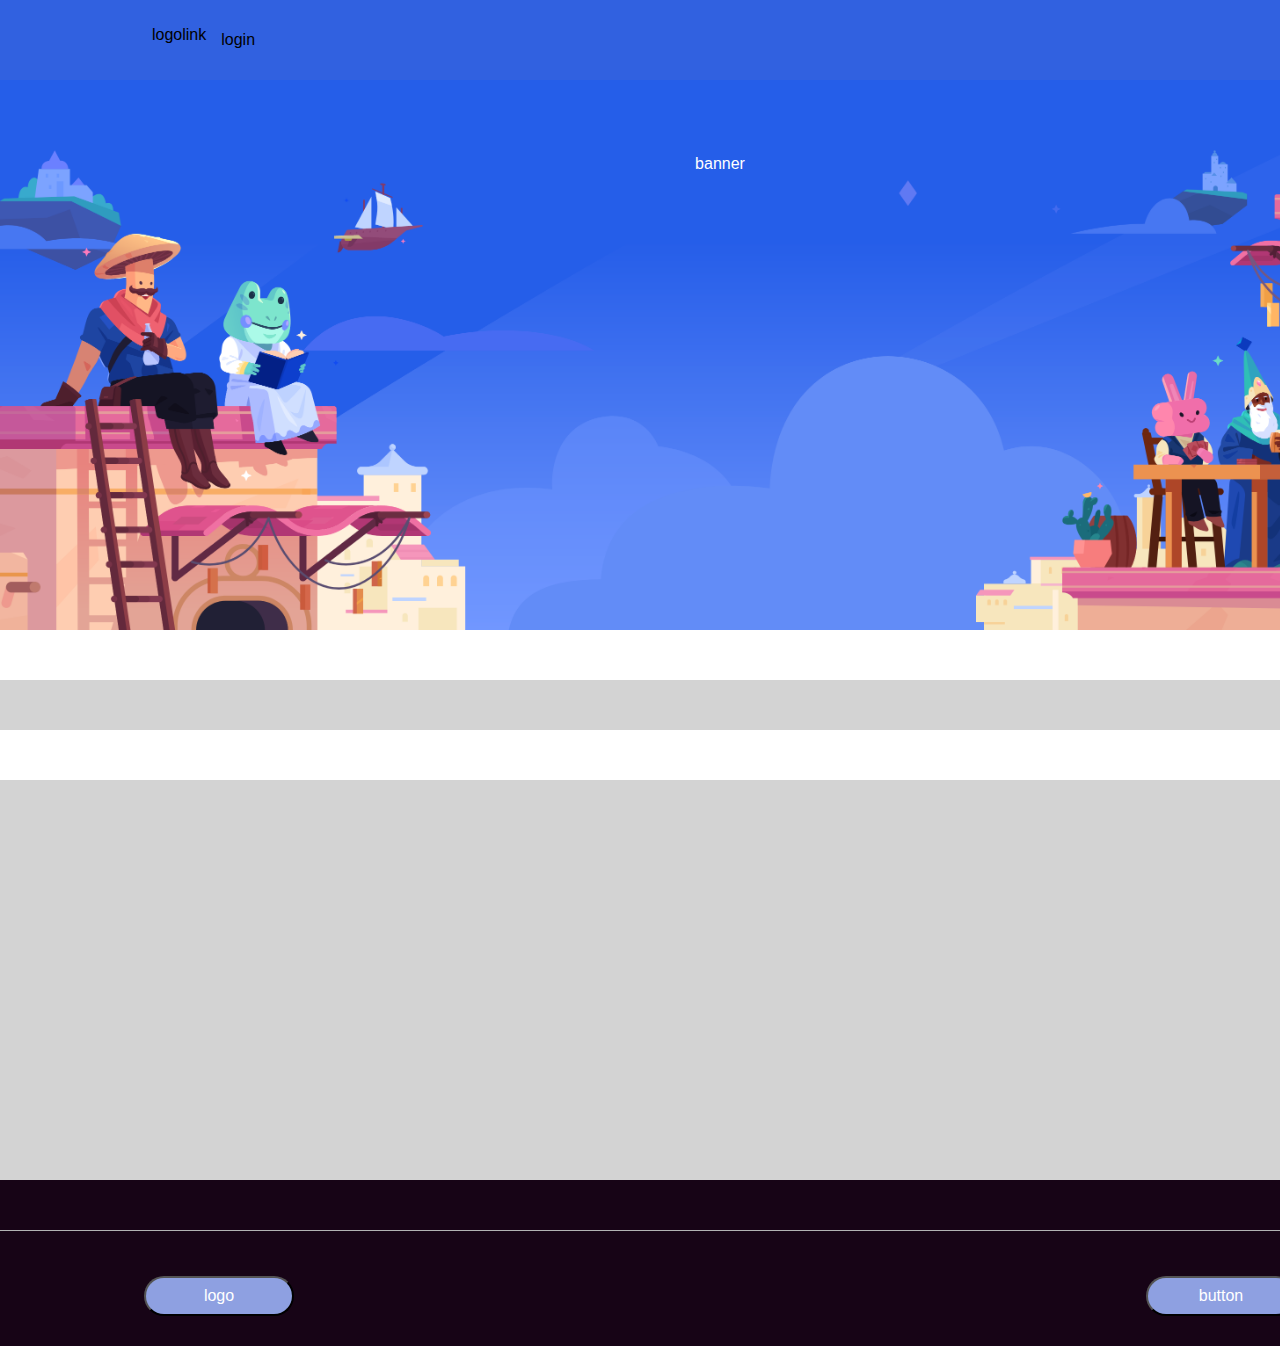
<file: index.html>
<!DOCTYPE html>
<html lang="en">
  <head>
    <meta charset="UTF-8" />
    <meta name="viewport" content="width=device-width, initial-scale=1.0" />
    <title>Discord</title>
    <link rel="stylesheet" href="./css/style.css" />
  </head>
  <body>
    <!-- #main-header -->
    <header id="main-header">
      <div class="container">
        <!-- nav -->
        <nav>
          <div class="logo">logo</div>
          <div class="link">link</div>
          <div class="login">login</div>
        </nav>
        <!-- /nav -->
      </div>
    </header>
    <!-- /#main-header -->
    <!-- .banner -->
    <header class="banner">
      <div class="banner-container h200">banner</div>
    </header>
    <!-- /.banner -->
    <!-- #main-content -->
    <main id="main-content">
      <div class="white-bg h250">
        <div class="container d-flex">
          <div class="medium-content"></div>
          <div class="small-content"></div>
        </div>
      </div>
      <div class="gray-bg h250">
        <div class="container d-flex">
          <div class="small-content"></div>
          <div class="medium-content"></div>
        </div>
      </div>
      <div class="white-bg h250">
        <div class="container d-flex">
          <div class="medium-content"></div>
          <div class="small-content"></div>
        </div>
      </div>
      <div class="big-bg">
        <div class="container">
          <div class="big-content"></div>
        </div>
      </div>
    </main>
    <!-- /#main-content -->

    <footer id="footer-content">
      <footer class="footer-nav">
        <div class="black-bg h250">
          <div class="container d-flex">
            <nav class="big-nav h200"></nav>
            <nav class="small-nav h200"></nav>
            <nav class="small-nav h200"></nav>
            <nav class="small-nav h200"></nav>
            <nav class="small-nav h200"></nav>
          </div>
        </div>
      </footer>
      <footer class="footer-registration">
        <div class="container">
          <div class="registration-box d-flex">
            <button class="registration-size">logo</button>
            <button class="registration-size">button</button>
          </div>
        </div>
      </footer>
    </footer>
    <!-- /#footer-content -->
  </body>
</html>
</file>
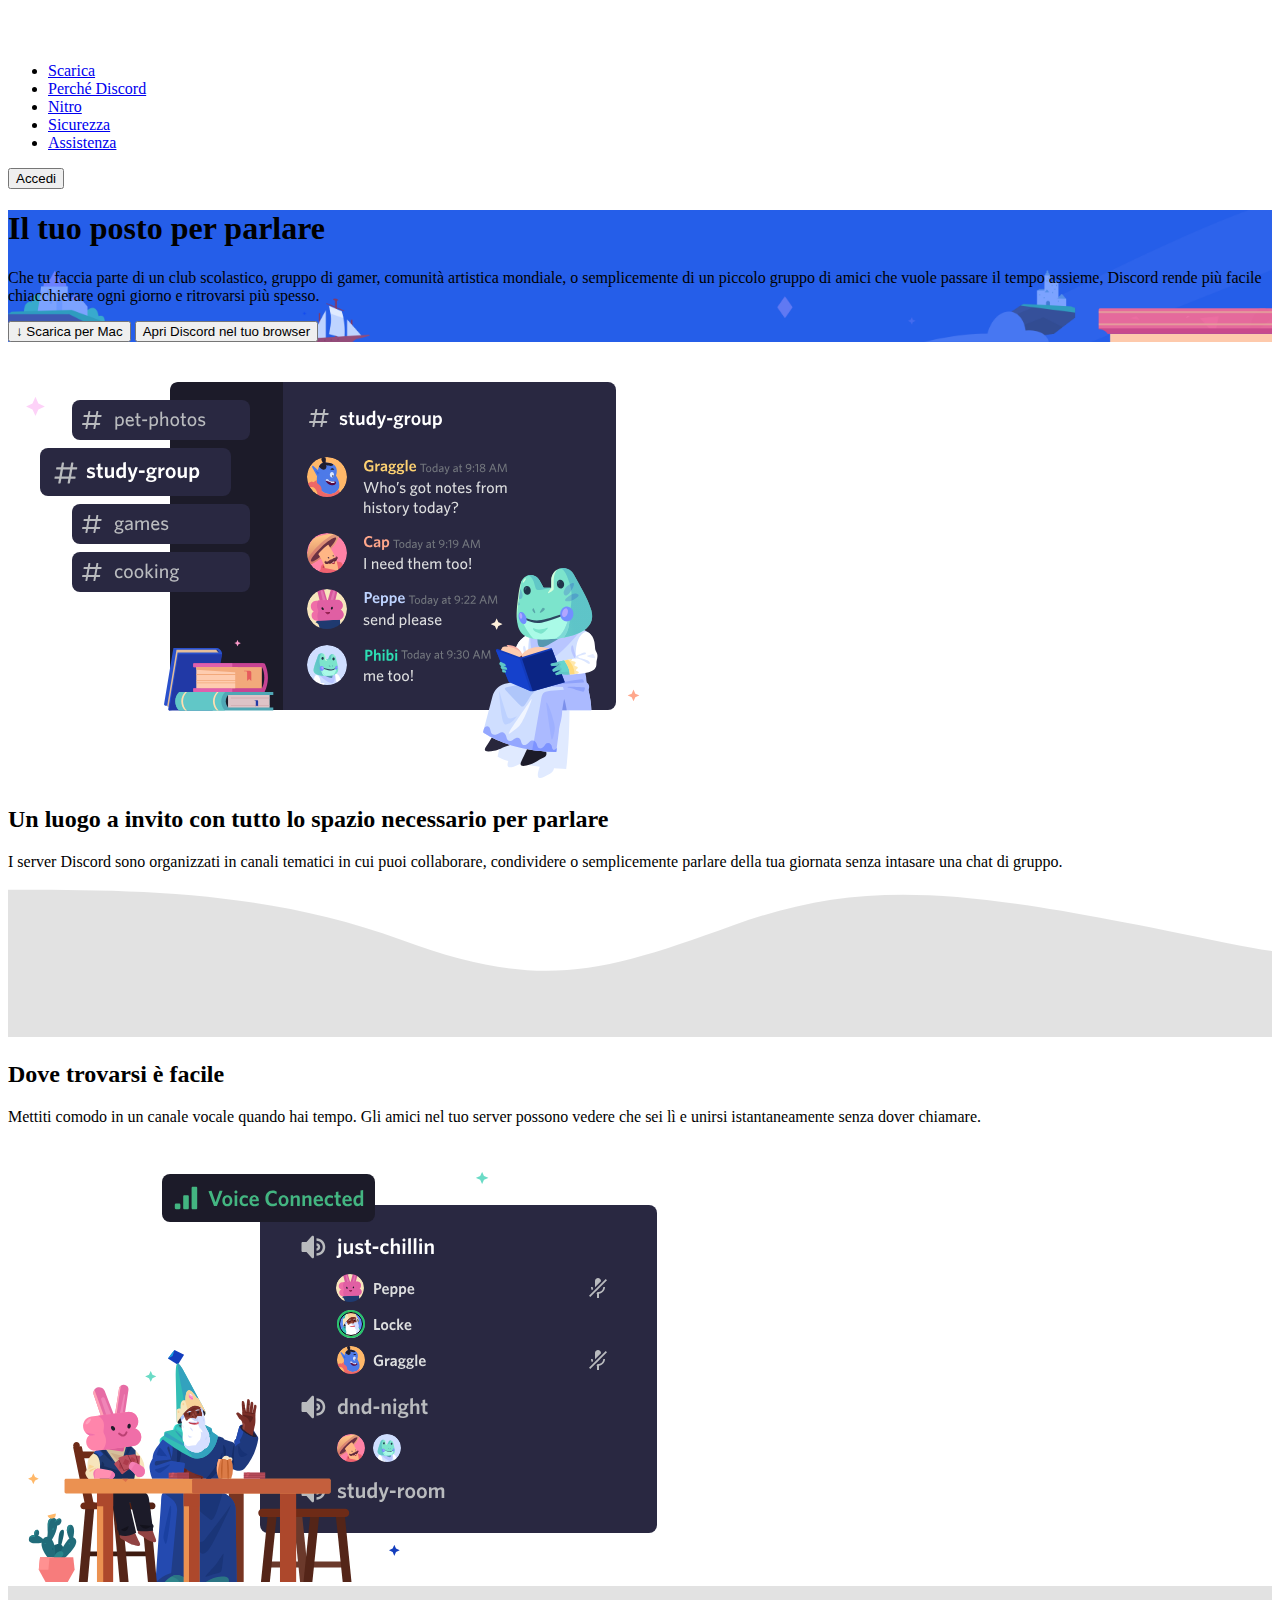
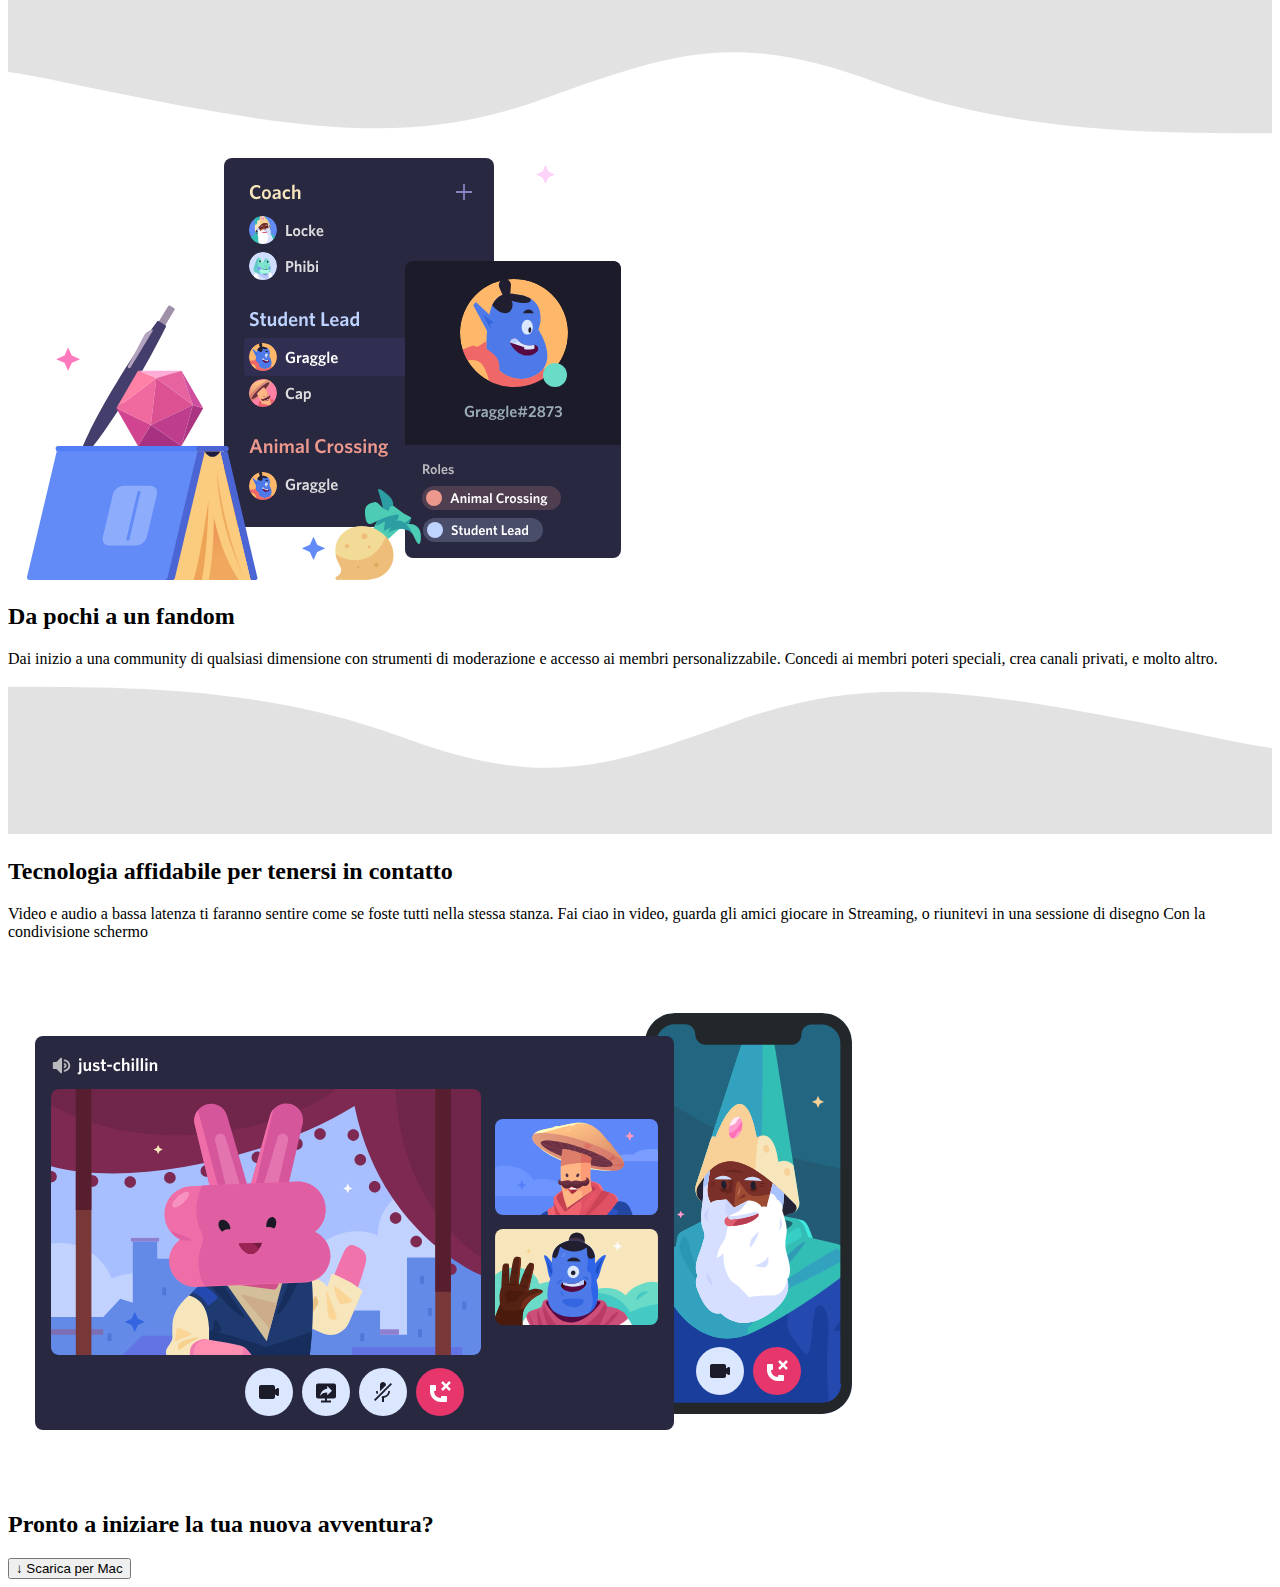
<file: img/index.html>
<!DOCTYPE html>
<html lang="en">
  <head>
    <meta charset="UTF-8" />
    <meta name="viewport" content="width= initial-scale=1.0" />
    <link
      rel="shortcut icon"
      href="https://www.google.com/url?sa=i&url=https%3A%2F%2Fwww.cleanpng.com%2Ffree%2Fdiscord-logo.html&psig=AOvVaw3P2qBkEqHNwl5-0396PnnW&ust=1747919700128000&source=images&cd=vfe&opi=89978449&ved=0CBEQjRxqFwoTCIiyx7jStI0DFQAAAAAdAAAAABAU"
      type="image/x-icon"
    />
    <title>Discord</title>
    <link
      href="https://cdn.jsdelivr.net/npm/bootstrap@5.3.6/dist/css/bootstrap.min.css"
      rel="stylesheet"
      integrity="sha384-4Q6Gf2aSP4eDXB8Miphtr37CMZZQ5oXLH2yaXMJ2w8e2ZtHTl7GptT4jmndRuHDT"
      crossorigin="anonymous"
    />
    <link rel="stylesheet" href="../Discord Bootstrap/style.css" />
  </head>
  <body>
    <!-- Main Header -->
    <header class="bg-primary">
      <nav
        class="d-flex justify-content-between align-items-center p-3"
      >
        <div class="logo">
          <img src="./logo.svg" alt="Logo Discord" />
        </div>
        <ul
          class="d-flex justify-content-between align-items-center list-unstyled"
        >
          <li>
            <a
              href="#"
              class="link-underline link-underline-opacity-0 text-white"
              >Scarica</a
            >
          </li>
          <li>
            <a
              href="#"
              class="link-underline link-underline-opacity-0 text-white"
              >Perché Discord</a
            >
          </li>
          <li>
            <a
              href="#"
              class="link-underline link-underline-opacity-0 text-white"
              >Nitro</a
            >
          </li>
          <li>
            <a
              href="#"
              class="link-underline link-underline-opacity-0 text-white"
              >Sicurezza</a
            >
          </li>
          <li>
            <a
              href="#"
              class="link-underline link-underline-opacity-0 text-white"
              >Assistenza</a
            >
          </li>
        </ul>
        <button type="button" class="btn btn-light btn-outline-dark btn-sm">
          Accedi
        </button>
      </nav>
    </header>
    <!-- Download Header -->
    <div class="background-image">
      <div class="container text-white text-center pt-5 pb-5">
        <h1 class="mb-3">
            Il tuo posto per parlare
        </h1>
        <p class="fs-5">
          Che tu faccia parte di un club scolastico, gruppo di gamer, comunità
          artistica mondiale, o semplicemente di un piccolo gruppo di amici che
          vuole passare il tempo assieme, Discord rende più facile chiacchierare
          ogni giorno e ritrovarsi più spesso.
        </p>
      </div>
      <div class="d-flex align-items-center flex-column">
        <button class="btn btn-light btn-outline-dark mb-3">
          &downarrow; Scarica per Mac
        </button>
        <button
          class="text-center btn btn-dark btn-outline-dark text-white mb-3"
        >
          Apri Discord nel tuo browser
        </button>
      </div>
    </div>
    <!-- Study-Group Section -->
    <div class="bg-white">
      <div
        class="container row row-cols-sm-1 row-cols-lg-2 d-flex justify-content-center align-items-center mt-5"
      >
        <div class="col ps-5 mb-4">
          <img src="./item1.svg" alt="Study group img" class="img-fluid" />
        </div>
        <div class="col">
          <h2 class="mb-5 fs-1 ps-5">
            Un luogo a invito con tutto lo spazio necessario per parlare
          </h2>
          <p class="text-secondary fs-5 ps-5">
            I server Discord sono organizzati in canali tematici in cui puoi
            collaborare, condividere o semplicemente parlare della tua giornata
            senza intasare una chat di gruppo.
          </p>
        </div>
      </div>
    </div>
    <!-- Just Chilling Section -->
    <div>
      <img class="wave-gradient" src="./wave.svg" alt="wave img" />
    </div>

    <div class="bg-secondary-subtle">
      <div
        class="container row row-cols-sm-1 row-cols-lg-2 d-flex justify-content-center align-items-center bg-secondary-subtle pt-5"
      >
        <div class="col ps-5">
          <h2 class="mb-5 fs-1 ps-5">
            Dove trovarsi è facile
          </h2>
          <p class="text-secondary fs-5">
            Mettiti comodo in un canale vocale quando hai tempo. Gli amici nel
            tuo server possono vedere che sei lì e unirsi istantaneamente senza
            dover chiamare.
          </p>
        </div>
        <div class="col">
          <img src="./item2.svg" alt="Just chilling img" class="img-fluid" />
        </div>
      </div>
    </div>
    <!-- Coach Section -->
    <div>
      <img class="upside-down-wave-gradient" src="./wave.svg" alt="wave img" />
    </div>
    <div class="bg-white">
      <div
        class="container row row-cols-sm-1 row-cols-lg-2 d-flex justify-content-center align-items-center bg-white pt-5"
      >
        <div class="col ps-5 mb-5">
          <img src="./item3.svg" alt="Coach img" class="img-fluid" />
        </div>
        <div class="col ps-5">
          <h2 class="mb-5 fs-1 ps-5">
            Da pochi a un fandom
        </h2>
          <p class="text-secondary fs-5">
            Dai inizio a una community di qualsiasi dimensione con strumenti di moderazione e accesso ai membri personalizzabile. Concedi ai membri poteri speciali, crea canali privati, e molto altro.
          </p>
        </div>
      </div>
    </div>
    <!-- Video Call Section -->
    <div>
        <img class="wave-gradient" src="./wave.svg" alt="wave img" />
      </div>
      <div class="bg-secondary-subtle">
        <div class="container text-center">

            <h2 class="mb-3 fs-1 pt-5">
                Tecnologia affidabile per tenersi in contatto
            </h2>
            <p class="text-secondary fs-5">
                Video e audio a bassa latenza ti faranno sentire come se foste tutti nella stessa stanza. Fai ciao in video, guarda gli amici giocare in Streaming, o riunitevi in una sessione di disegno Con la condivisione schermo
            </p>
            <div>
                <img src="./item4-big.svg" alt="Video call img" class="img-fluid">
            </div>
            <h2 class="mb-3 fs-1 pt-5">
                Pronto a iniziare la tua nuova avventura?
            </h2>
            <button class="btn btn-info text-white btn-outline-dark mb-5 mt-5">
                &downarrow; Scarica per Mac
            </button>
        </div>
      </div>
  </body>
</html>
</file>
<file: Discord Bootstrap/style.css>
.background-image{
  background-image: url(../img/jumbo.png);
  background-size: cover;
}

.wave-gradient{
  width:100%;
  opacity: 11%;
}

.upside-down-wave-gradient{
  rotate: 180deg;
  width:100%;
  opacity: 11%;

}
</file>
<file: css/style.css>
/* CSS Reset */
* {
  margin: 0;
  padding: 0;
  box-sizing: border-box;
}

/* Utilities */

.container {
  width: 80%;
  max-width: 1200px;
  margin: 0 auto;
}

.d-flex {
  display: flex;
}

.d-flex-nav-header {
  display: flex;
  justify-content: space-between;
  align-items: center;
}
.banner-container {
  color: white;

  width: 60%;
  max-width: 960px;
  margin: 25px auto;
  text-align: center;
  vertical-align: middle;
}

.banner-container h1 {
  font-size: 4rem;
}

.banner-container p {
  margin: 50px auto;
  font-size: 2rem;
}

.buttons {
  height: 200px;
  margin-top: 80px;
}

.mac-button {
  background-color: white;
  height: 100px;
  vertical-align: middle;
  font-size: 2rem;
  border-radius: 50px;
  width: 350px;
}

.browser-button {
  background-color: #170416;
  vertical-align: middle;
  color: white;
  height: 100px;
  font-size: 2rem;
  border-radius: 50px;
  width: 500px;
}

.min-h250 {
  min-height: 250px;
}

.min-h200 {
  min-height: 200px;
}

/* General */

body {
  font-family: Arial, Helvetica, sans-serif;
  min-width: 1440px;
}

#main-header {
  min-height: 50px;
  background-color: #3161e0;
  line-height: 50px;
  padding: 10px;
}
/* main */
.white-bg {
  background-color: white;
}

.gray-bg {
  background-color: #d3d3d3;
}

.big-bg {
  background-color: #d3d3d3;
  min-height: 400px;
}

img {
  max-width: 100%;
}

.small-content {
  width: 40%;
  margin: 25px auto;
}

.small-content p {
  margin: 50px auto;
  font-size: 2rem;
}

.small-content h2 {
  font-size: 3rem;
}

.medium-content {
  width: 60%;
  margin: 25px auto;
}

.normal-wawe {
  width: 100%;
  opacity: 18%;
  margin-bottom: -4px;
}

.upside-down-wawe {
  rotate: 180deg;
  width: 100%;
  opacity: 18%;
  margin-bottom: -4px;
}

.big-content {
  width: 100%;
  min-height: 350px;
  margin: 0 auto;
  padding: 50px;
  text-align: center;
}

.big-content h2 {
  font-size: 3rem;
  margin-bottom: 20px;
}

.big-content p {
  font-size: 2rem;
  margin-bottom: 20px;
}

.big-content-img {
  display: inline-block;
  object-fit: contain;
  text-align: center;
  width: 100%;
}

.big-content-new-adventure h3 {
  font-size: 2.5rem;
  margin: 50px auto;
  text-align: center;
}

.big-content-new-adventure {
  background-image: url(../img/stars.svg);
  background-size: contain;
  margin: 0 5em;
  height: 3em;
}

.mac-button-new-adventure {
  background-color: #8ea0e1;
  height: 100px;
  font-size: 2rem;
  border-radius: 50px;
  width: 350px;
  margin: 100px auto;
  color: white;
  display: block;
}

/* header */
nav {
  display: flex;
}

ul {
  list-style: none;
  color: white;
}

.ul-link {
  justify-content: space-around;
  padding: 0 50px;
}
.login {
  border-radius: 25px;
  padding: 5px 15px;
}

.link-header {
  text-align: center;
  flex-grow: 3;
  justify-content: space-around;
  align-items: center;
}

.banner {
  min-height: 250px;
  background-color: #3161e0;
  background-image: url("../img/jumbo.png");
  background-size: cover;
  min-height: 550px;
  padding: 50px;
  display: flex;
}
/* footer */
.black-bg {
  background-color: #170416;
  padding-top: 10px;
}

.nav {
  min-height: 200px;
}
.big-nav {
  color: white;
  flex-grow: 2;
  flex-direction: column;
}

.big-nav h4 {
  color: #7288da;
  font-size: 1.5rem;
}

.language-setting{
    padding: 20px 0;
}

.small-nav {
  display: block;
  color: white;
  flex-grow: 1;
}

.small-nav .purple-li strong {
  color: #7288da;
}

.big-nav,
.small-nav {
  margin: 20px;
}

span #languageselector {
  background-color: #170416;
  color: white;
  border: none;
}

.Italyflag {
  width: 30px;
  height: 20px;
}

span {
  margin: 10px;
}
li {
  padding: 5px 0;
}

.footer-registration {
  background-color: #170416;
  min-height: 50px;
  border-top: 1px solid #b2b3b4;
  padding-top: 15px;
}

.registration-box {
  min-height: 100px;
  justify-content: space-between;
  align-items: center;
}

.registration-size-img {
  height: 50px;
  font-size: 1rem;
  border-radius: 50px;
  width: 350px;
  color: white;
  max-width: 100%;
}

.registration-size {
  background-color: #8ea0e1;
  height: 50px;
  font-size: 1rem;
  border-radius: 50px;
  width: 350px;
  color: white;
  width: 150px;
  height: 40px;
}

a {
  text-decoration: none;
  color: white;
}
</file>
